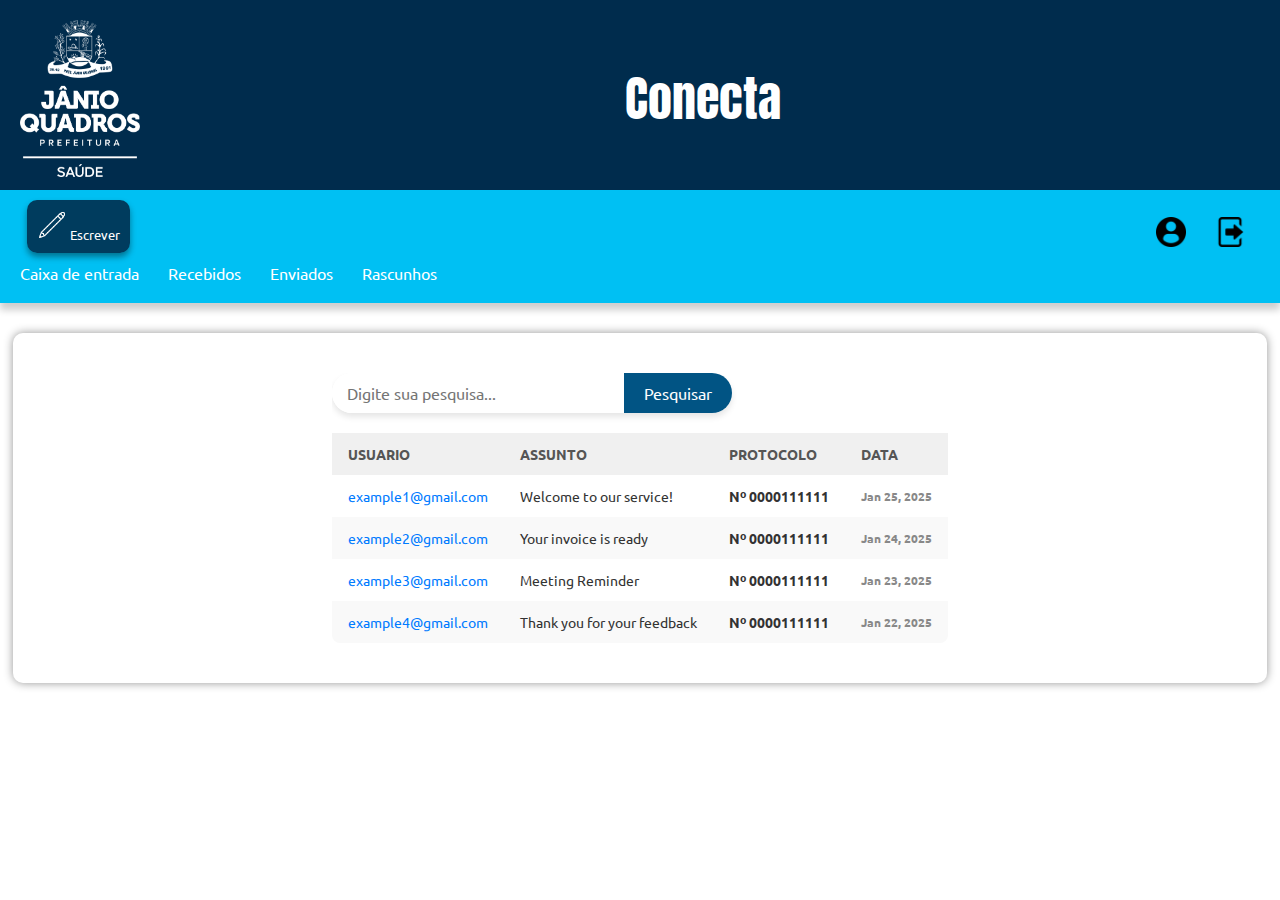
<file: index.html>
<!DOCTYPE html>
<html lang="pt-br">
<head>
    <meta charset="UTF-8">
    <meta name="viewport" content="width=device-width, initial-scale=1.0">
    <title>Conecta</title>
    <link rel="stylesheet" href="estilo/style.css">
    <link rel="shortcut icon" href="imagens/icontelacel (1).png" type="image/x-icon">
   


</head>
<body>
    <header>
        <div class="logo01">
         <a href=""><img class="logo" src="imagens/08.png" alt=""></a>
         <p></p>
         <h1>Conecta</h1>
        </div>
       
        <ul class="direita" >
            <li><a href="#"><img src="imagens/usuario-de-perfil.png" alt=""></a></li>
           <li><a href="login.html"> <img src="imagens/pngwing.com.png" alt=""></a></li>
        </ul>

    </header>
    <div>
        <nav>
            <div>
                <button class="botao" type="button">
                    <img src="imagens/icons8-lápis-50.png" alt="Ícone de lápis">
                    <span>Escrever</span>
                </button>
            
    
                <ul class="menu" id="menu">
                    <li><a href="#">Caixa de entrada</a></li>
                    <li><a href="#">Recebidos</a></li>
                    <li><a href="#">Enviados</a></li>
                    <li><a href="#">Rascunhos</a></li>
                </ul>
            </div>
        
        </nav>
    
    <main id="tabela">
        <div class="table-container">
           <div  class="search-container">
               <input type="text" placeholder="Digite sua pesquisa...">
               <button  type="button">Pesquisar</button>
           </div>
           <br>
           <table>
               <thead>
                   <tr>
                       <th>Usuario</th>
                       <th>Assunto</th>
                       <th>Protocolo</th>
                       <th>Data</th>
                   </tr>
               </thead>
               <tbody>
                   <tr>
                       <td><span class="email">example1@gmail.com</span></td>
                       <td class="subject">Welcome to our service!</td>
                       
                       <td class="protocolo">Nº 0000111111</td>
                       <td class="timestamp">Jan 25, 2025</td>
                       
                   </tr>
                   <tr>
                       <td><span class="email">example2@gmail.com</span></td>
                       <td class="subject">Your invoice is ready</td>
                       <td class="protocolo">Nº 0000111111</td>
                       <td class="timestamp">Jan 24, 2025</td>

                       
                   </tr>
                   <tr>
                       <td><span class="email">example3@gmail.com</span></td>
                       <td class="subject">Meeting Reminder</td>
                       <td class="protocolo">Nº 0000111111</td>
                       <td class="timestamp">Jan 23, 2025</td>
                       
                   </tr>
                   <tr>
                       <td><span class="email">example4@gmail.com</span></td>
                       <td class="subject">Thank you for your feedback</td>
                       <td class="protocolo">Nº 0000111111  
                       <td class="timestamp">Jan 22, 2025</td>
                       </tr>
                  
       
               </tbody>
           </table>
       </div>
    </main>
</body>
</html>
</file>
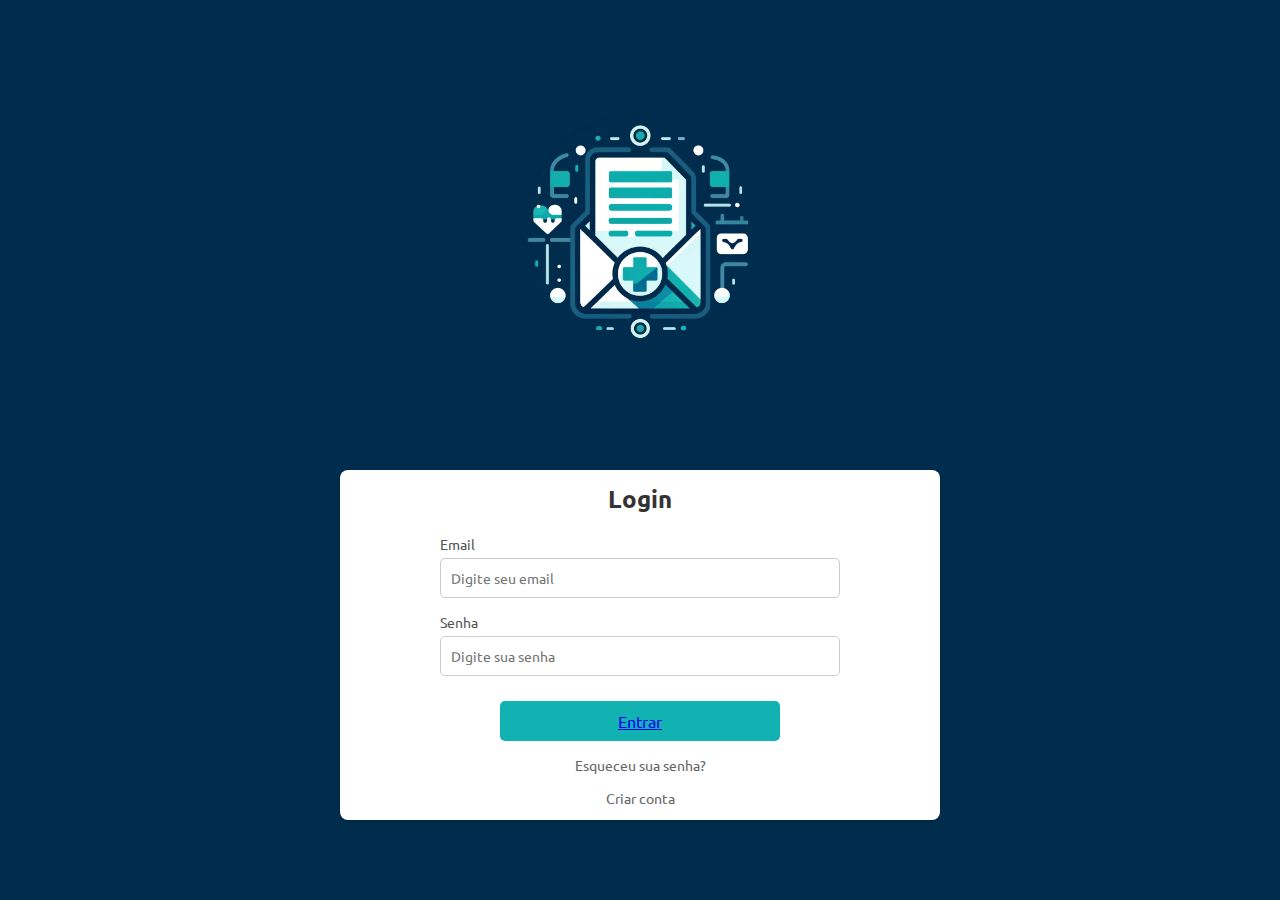
<file: login.html>
<!DOCTYPE html>
<html lang="pt-br">

<head> 
<meta charset="UTF-8"> 
<meta name="viewport" content="width=device-width, initial-scale=1.0">
<title>Conecta</title>
<link rel="stylesheet" href="estilo/login.css">
<link rel="shortcut icon" href="imagens/icontelacel (1).png" type="image/x-icon">

</head>

<body>

<img src="imagens/logo.png" alt="Logo SaúdeConecta">
<div class="login-container">
<h1>Login</h1>
<form>   

<div class="form-group">  

<label for="email">Email</label>               

<input type="email" id="email" name="email" placeholder="Digite seu email" required>  
</div>          

<div class="form-group">         
<label for="password">Senha</label>      
<input type="password" id="password" name="password" placeholder="Digite sua senha" required>
</div>
                    
<button type="submit" class="login-button"><a href="index.html">Entrar</a></button>           
<a href="#" class="forgot-password">Esqueceu sua senha?</a>        
<a href="#" class="forgot-password">Criar conta</a>      
    
</form>
</div>

</body>

</html>
</file>
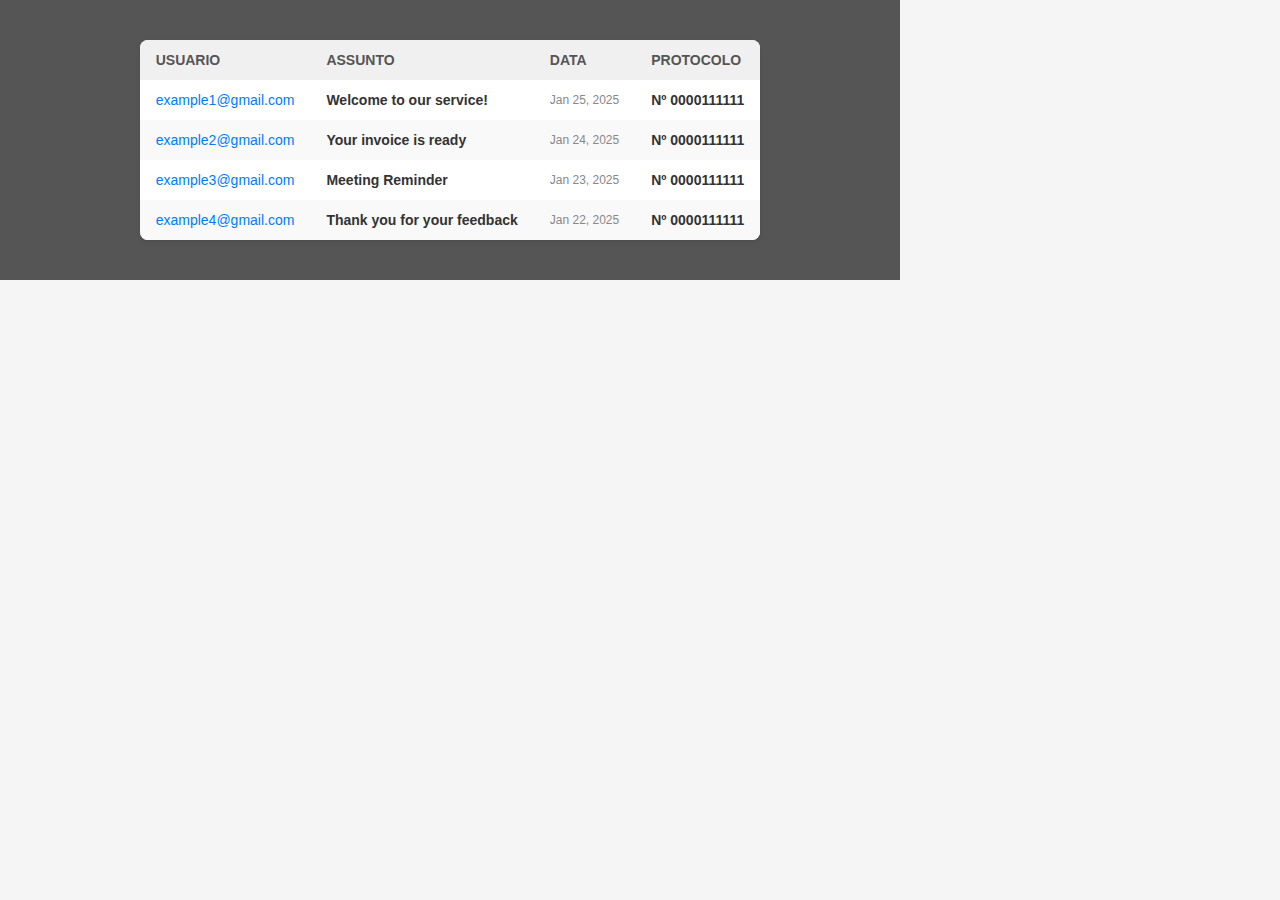
<file: teste.html>
<!DOCTYPE html>
<html lang="pt-br">
<head>
    <meta charset="UTF-8">
    <meta name="viewport" content="width=device-width, initial-scale=1.0">
    <title>Document</title>
    <style>
        body {
            font-family: Arial, sans-serif;
            margin: 0;
            padding: 0;
            background-color: #f5f5f5;
        }

        .table-container {
            max-width: 900px;
            margin: 20px auto;
            background: #fff;
            border-radius: 8px;
            box-shadow: 0 2px 4px rgba(0, 0, 0, 0.1);
            overflow: hidden;
        }

        table {
            width: 100%;
            border-collapse: collapse;
        }

        thead {
            background-color: #f0f0f0;
        }

        th, td {
            padding: 12px 16px;
            text-align: left;
        }

        th {
            color: #555;
            font-weight: bold;
            text-transform: uppercase;
            font-size: 14px;
        }

        tr:nth-child(even) {
            background-color: #f9f9f9;
        }

        tr:hover {
            background-color: #f1f1f1;
        }

        td {
            color: #333;
            font-size: 14px;
        }

        .subject {
            font-weight: bold;
        }
        .protocolo {
            font-weight: bold;

        }

        .email {
            color: #007bff;
            cursor: pointer;
        }

        .email:hover {
            text-decoration: underline;
        }

        .timestamp {
            color: #888;
            font-size: 12px;
        }

        main {
            background-color: #555;
            width: 100%;
            max-width: 900px;
            padding: 20px;
            box-sizing: border-box;
            display: flex;
            justify-content: center;
            align-items: center;
        }

    </style>
</head>
<body>
    <main>
    <div class="table-container">
        <table>
            <thead>
                <tr>
                    <th>Usuario</th>
                    <th>Assunto</th>
                    <th>Data</th>
                    <th>Protocolo</th>
                </tr>
            </thead>
            <tbody>
                <tr>
                    <td><span class="email">example1@gmail.com</span></td>
                    <td class="subject">Welcome to our service!</td>
                    <td class="timestamp">Jan 25, 2025</td>
                    <td class="protocolo">Nº 0000111111</td>
                </tr>
                <tr>
                    <td><span class="email">example2@gmail.com</span></td>
                    <td class="subject">Your invoice is ready</td>
                    <td class="timestamp">Jan 24, 2025</td>
                    <td class="protocolo">Nº 0000111111</td>
                </tr>
                <tr>
                    <td><span class="email">example3@gmail.com</span></td>
                    <td class="subject">Meeting Reminder</td>
                    <td class="timestamp">Jan 23, 2025</td>
                    <td class="protocolo">Nº 0000111111</td>
                </tr>
                <tr>
                    <td><span class="email">example4@gmail.com</span></td>
                    <td class="subject">Thank you for your feedback</td>
                    <td class="timestamp">Jan 22, 2025</td>
                    <td class="protocolo">Nº 0000111111                </tr>
               

            </tbody>
        </table>
    </div>
</main>
</body>

</html>
</file>
<file: estilo/style.css>
@charset "UTF-8";

@import url('https://fonts.googleapis.com/css2?family=Bebas+Neue&display=swap');
@import url('https://fonts.googleapis.com/css2?family=Bebas+Neue&family=Ubuntu:ital,wght@0,300;0,400;0,500;0,700;1,300;1,400;1,500;1,700&display=swap');
@import url('https://fonts.googleapis.com/css2?family=Anton&display=swap');





:root {
  
    --fonte-padrao: Arial, Verdana, Helvetica, sans-serif;
    --fonte-destaque: 'Bebas Neue', sans-serif;
    --fonte-ubuntu: 'font-family: "Ubuntu", serif';
}

* {

    font-family: "Ubuntu", serif;
    margin: 0px;
    padding: 0px;
}


body {
    
    background-color: white;
   
}

a.externo::after {

    content: '\00A0\1F517';
}


header {

   background-color: #002C4D;
   padding: 20px;
   height: 150px;
   text-align: center;
}

header h1 {
    font-family: 'Anton', sans-serif;
    font-size: 3em;
    font-weight: normal;

}



nav {

    background-color: #00C0F3;
    padding: 10px;
    box-shadow: 0px 7px 7px rgba(0, 0, 0, 0.192) ;
    margin-bottom: 30px;

}

nav > a {
    
    font-family: "Ubuntu", serif;
    text-decoration: none;
    color: white;
    padding: 10px;
    border-radius: 5px;
    font-weight: normal;
    margin-right: 5px;
    transition-duration: 0.5s;
}

 nav > a:hover {

    text-decoration: none;
    color: #00000091;
    background-color: #9ee7fd8f;
}

.logo {

    width: 120px;
    display: block;
    

}

  .nav-list {
    
    display: flex;
    gap: 32px;
    list-style: none;
    
  }
  
  .nav-list a {
    
    font-size: 18px;
    color: #fff;
    padding-block: 16px;
  }



.logo01 {
    padding-bottom: 30px;
    display: flex;
    align-items: center;
  }
  
  h1 {
    font-family: "Ubuntu", serif;
    color: white;
    margin: auto;

  }

p {
    
    font-size: 0.8em;

     
}

img {
    width: 30px;
    
}

.direita {
    list-style-type: none;
    text-align: right;
}

li {
    display:inline-block;
    margin: 10px;
}

.botao {
    
    margin: auto;
    background: #002c4de5;
    border-radius: 10px 10px;
    font-family: "Ubuntu", serif;
    text-decoration: none;
    padding: 10px;
    font-weight: normal;
    margin-right: 5px;
    transition-duration: 0.5s;
    box-shadow: 0px 4px 6px rgba(0, 0, 0, 0.404);
    border: 1px;
    margin-left: 17px;
   
    
}


a {
    color: #f0f0f0;
    font-family: "Ubuntu", serif;
    text-decoration: none;
    color: white;
    padding: auto;
    border-radius: 5px;
    font-weight: normal;
    margin-right: 5px;
    transition-duration: 0.5s;
   
}
nav :hover {
    text-decoration: none;
    color: #00000091;
    background-color: #00C0F3;
    transition-duration: 0.5s;
    
}

span  {
    color: white;
    

}

main {
    
    
    min-width: 300px;
    max-width: 100%;
    margin: auto;
    margin-bottom: 30px;
    padding: 20px;
    background-color: rgb(255, 255, 255);
    box-shadow: 0px 0px 10px rgba(0, 0, 0, 0.418);
    border-bottom-left-radius: 10px;
    border-bottom-right-radius: 10px;
    
}

main h1 {

    color: var(--cor5);
    font-family: var(--fonte-android);
    font-weight: normal;
    font-size: 1.8em;
}

main h2 {

    color: var(--cor4);
    font-family: var(--fonte-android);
    font-size: 1.3em;
    background-image: linear-gradient(to right, var(--cor1), transparent);
    text-indent: 8px;
    font-weight: normal;

}

main p {

    margin: 15px 0px;
    text-align: justify;
    text-indent: 30px;
    font-size: 1em;
    line-height: 2em;



}

#tabela { 

    margin-top: 10px;
    min-width: 300px;
    max-width: 1000px;
    margin: auto;
    padding: 20px;
    border-radius: 10px 10px;

     background-color: #ffffff36;
     width: 100%;
     max-width: 98%;
    padding: 20px;
    box-sizing: border-box;
    display: flex;
    justify-content: center;
    align-items: center;

}
    
.table-container {
    max-width: 900px;
    margin: 20px auto;
    background: #fff;
    border-radius: 8px;
    box-shadow: 0 2px 4px rgba(0, 0, 0, 0);
    overflow: hidden;
    
}

table {
    
    width: 100%;
    border-collapse: collapse;
}

thead {
    background-color: #f0f0f0;
    
}

th, td {
    padding: 12px 16px;
    text-align: left;
}

th {
    color: #555;
    font-weight: bold;
    text-transform: uppercase;
    font-size: 14px;
}

tr:nth-child(even) {
    background-color: #f9f9f9;
}

tr:hover {
    background-color: #f1f1f1;
}

td {
    color: #333;
    font-size: 14px;
}

.subject {
    font-weight: normal;
}
.protocolo {
    font-weight: bolder;

}

.email {
    color: #007bff;
    cursor: pointer;
}

.email:hover {
    text-decoration: underline;
}

.timestamp {
    color: #888;
    font-size: 12px;
    font-weight: bolder;
}

.search-container {

    display: flex;
    align-items: center;
    background-color: #fff;
    border-radius: 25px;
    box-shadow: 0 4px 6px rgba(0, 0, 0, 0.1);
    overflow: hidden;
    width: 400px;
    max-width: 90%;
    
}

.search-container input {
    border: none;
    padding: 10px 15px;
    font-size: 16px;
    flex: 1;
    outline: none;
}

.search-container button {
    background-color: #015484;
    color: white;
    border: none;
    padding: 10px 20px;
    cursor: pointer;
    font-size: 16px;
    transition: 0.3s;
}

.search-container button:hover {
    background-color: #015484ce;
}
</file>
<file: estilo/login.css>
@charset "UTF-8";

@import url('https://fonts.googleapis.com/css2?family=Ubuntu:wght@300;400;500;700&display=swap');

* {
    font-family: "Ubuntu", sans-serif;
    margin: 0;
    padding: 0;
    box-sizing: border-box;
}

body {
    background-color: #002D4D;
    background-size: cover;
    background-repeat: no-repeat;
    background-position: center;
    font-family: Arial, Helvetica, sans-serif;
    display: flex;
    flex-direction: column;
    justify-content: center;
    align-items: center;
    height: 100vh;
    padding: 20px;
}

/* Torna a imagem responsiva */
img {
    width: 40%;
    max-width: 300px;
    height: auto;
    margin-bottom: 20px;
    padding-bottom: 70px;
}

.login-container {
    background: #fff;
    padding: 13px 100px;
    border-radius: 8px;
    box-shadow: 0 4px 6px rgba(0, 0, 0, 0.1);
    width: 90%;
    max-width: 600px;
    text-align: center;
}

.login-container h1 {
    margin-bottom: 20px;
    font-size: 24px;
    color: #333;
}

.form-group {
    margin-bottom: 15px;
    text-align: left;
}

.form-group label {
    display: block;
    font-size: 14px;
    margin-bottom: 5px;
    color: #555;
}

.form-group input {
    width: 100%;
    padding: 10px;
    font-size: 14px;
    border: 1px solid #ccc;
    border-radius: 5px;
    transition: 0.3s;
}

.form-group input:focus {
    border-color: #4facfe;
    outline: none;
    box-shadow: 0 0 5px rgba(79, 172, 254, 0.5);
}

.login-button {
    width: 70%;
    padding: 10px;
    background: #12B1B2;
    color: white;
    border: none;
    border-radius: 5px;
    font-size: 16px;
    cursor: pointer;
    transition: 0.3s ease;
    text-decoration: none;
    margin-top: 10px;
}

.login-button:hover {
    background: #0e8a8b;
}

.forgot-password {
    display: block;
    text-align: center;
    margin-top: 15px;
    font-size: 14px;
    color: #666;
    text-decoration: none;
    transition: color 0.3s ease;
}

.forgot-password:hover {
    color: #4facfe;
}

/* Ajustes para telas menores */
@media (max-width: 768px) {
    img {
        width: 60%;
    }

    .login-container {
        width: 100%;
        padding: 20px;
    }

    .form-group input {
        font-size: 16px;
        padding: 12px;
    }

    .login-button {
        font-size: 18px;
        padding: 12px;
    }
}
</file>
